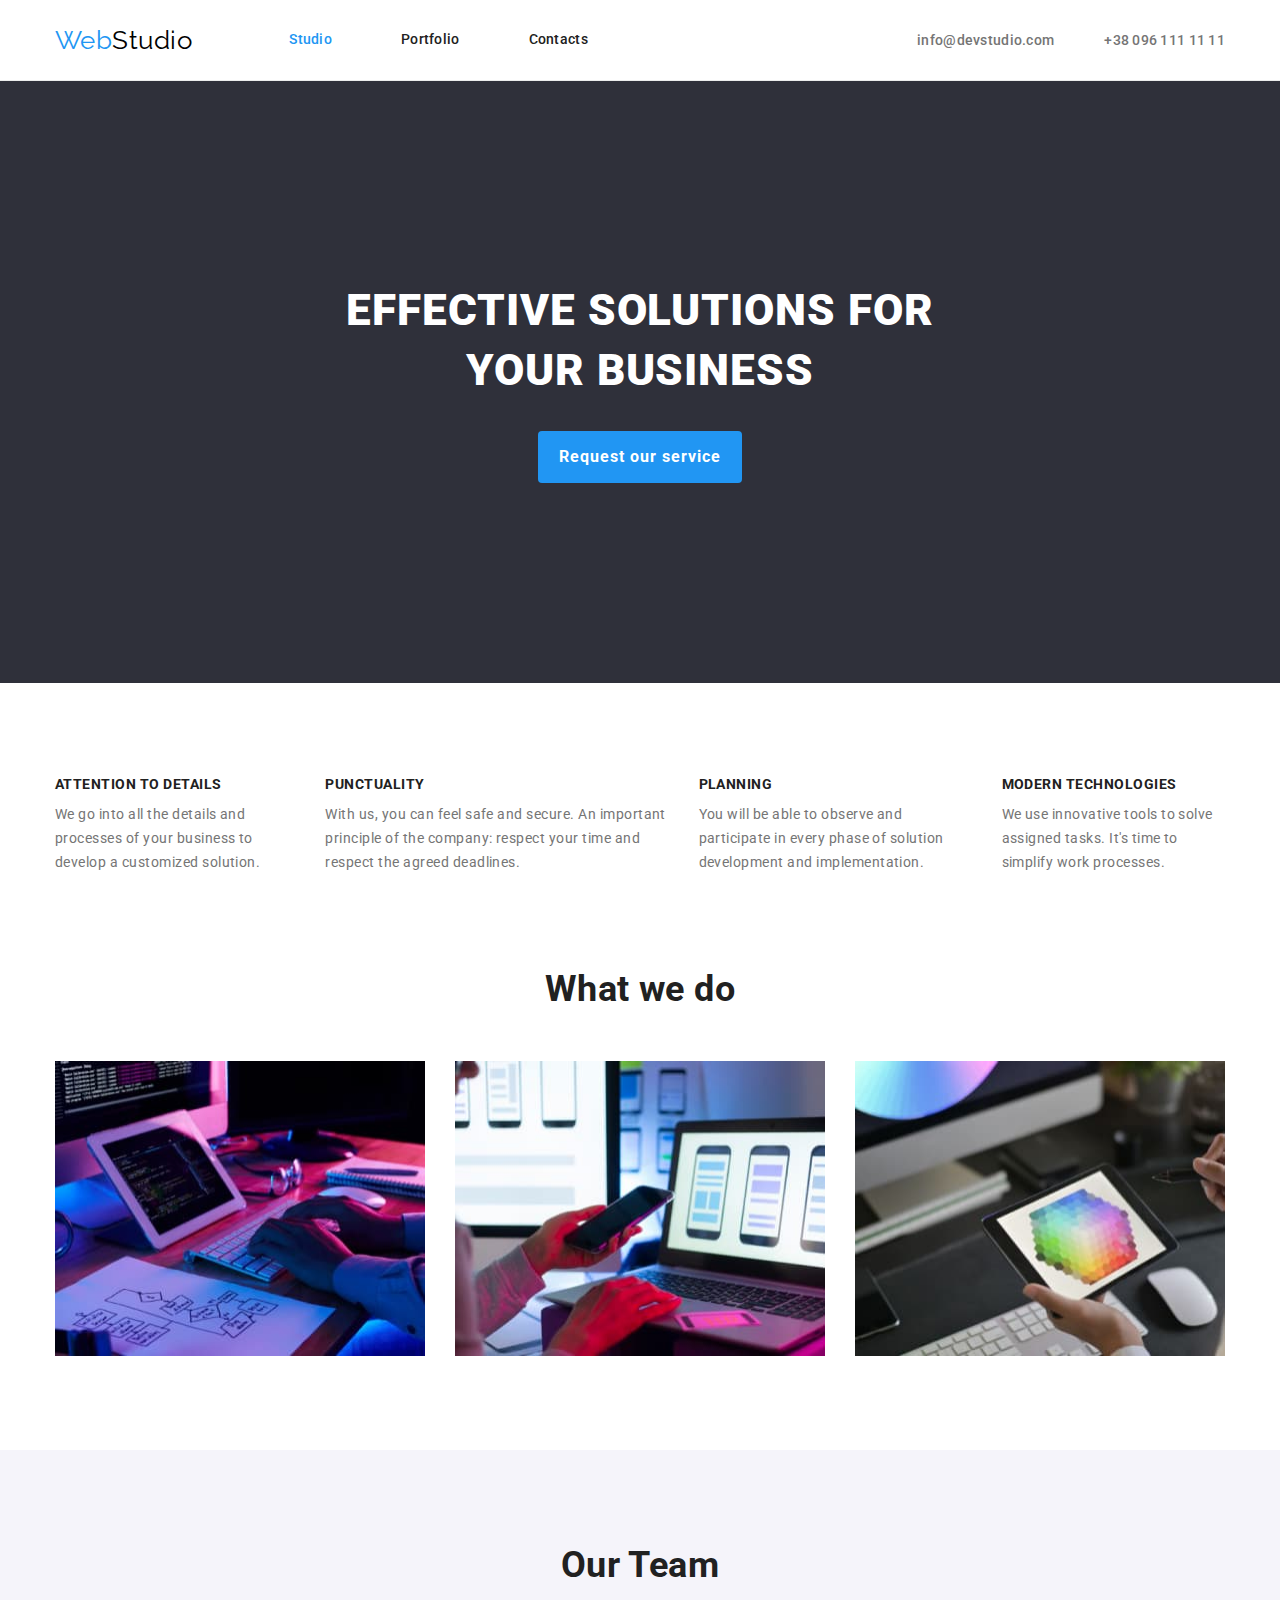
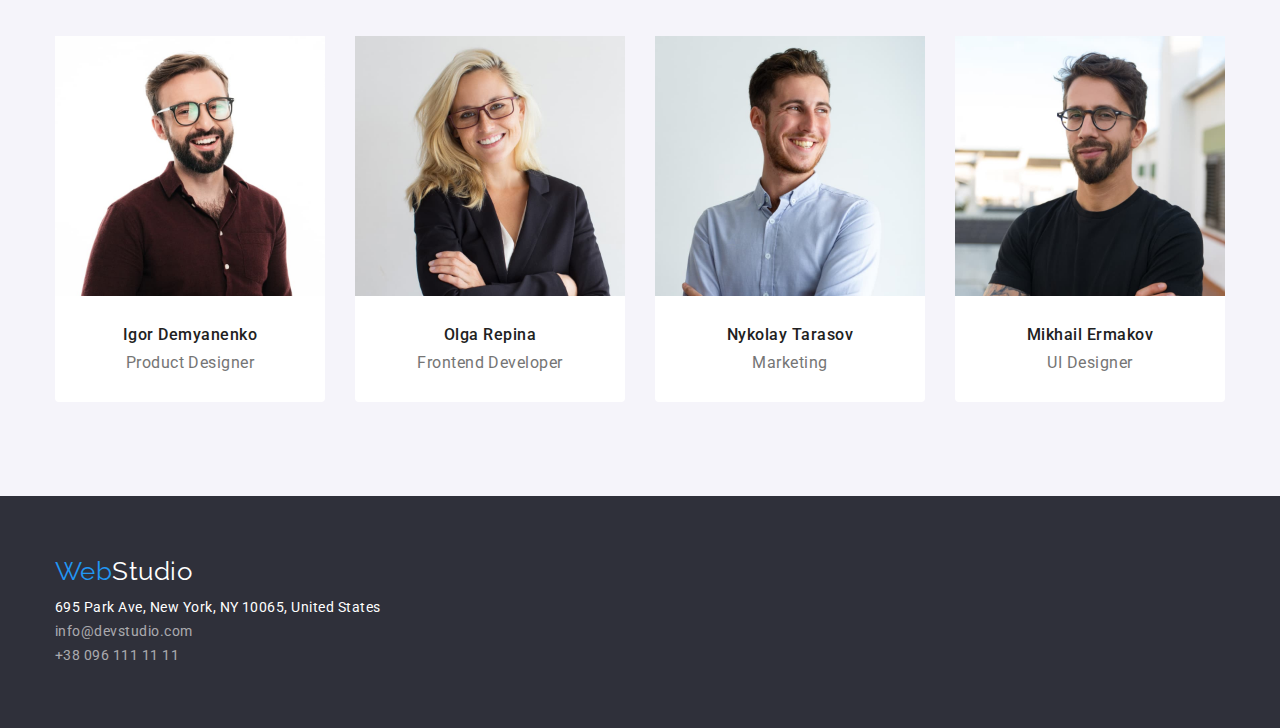
<file: index.html>
<!DOCTYPE html>
<html lang="en">
  <head>
    <meta charset="UTF-8" />
    <meta http-equiv="X-UA-Compatible" content="IE=edge" />
    <meta name="viewport" content="width=device-width, initial-scale=1.0" />
    <title>Studio</title>
    <link rel="preconnect" href="https://fonts.googleapis.com" />
    <link rel="preconnect" href="https://fonts.gstatic.com" crossorigin />
    <link rel="preconnect" href="https://fonts.googleapis.com" />
    <link rel="preconnect" href="https://fonts.gstatic.com" crossorigin />
    <link
      href="https://fonts.googleapis.com/css2?family=Raleway:wght@700&family=Roboto:wght@400;500;700;900&display=swap"
      rel="stylesheet"
    />
    <link
      rel="stylesheet"
      href="https://cdnjs.cloudflare.com/ajax/libs/modern-normalize/1.1.0/modern-normalize.min.css"
    />
    <link rel="stylesheet" href="./css/styles.css" />
  </head>

  <body class="body">
    <header class="header">
      <div class="conteiner">
        <div class="header-flex">
          <a href="./index.html" class="logo underline-none"
            >Web<span class="second-part">Studio</span></a
          >
          <!-- Main navigation -->
          <nav>
            <ul class="header-nav">
              <li class="item bullet-none">
                <a
                  href="./index.html"
                  class="nav-item-link underline-none accented-link current"
                  >Studio</a
                >
              </li>
              <li class="item bullet-none">
                <a
                  href="./portfolio.html"
                  class="nav-item-link underline-none accented-link"
                  >Portfolio</a
                >
              </li>
              <li class="item bullet-none">
                <a href="" class="nav-item-link underline-none accented-link"
                  >Contacts</a
                >
              </li>
            </ul>
          </nav>
          <!-- Contacts -->
          <ul class="header-auth">
            <li class="item bullet-none">
              <a
                href="mailto:info@devstudio.com"
                class="auth-item-link underline-none accented-link"
                >info@devstudio.com</a
              >
            </li>
            <li class="item bullet-none">
              <a
                href="tel:+380961111111"
                class="auth-item-link underline-none accented-link"
                >+38 096 111 11 11</a
              >
            </li>
          </ul>
        </div>
      </div>
    </header>
    <main>
      <!-- Hero -->
      <section class="hero">
        <h1 class="hero-caption">Effective solutions for your business</h1>
        <button type="button" class="hero-btn cursor-pointer border">
          Request our service
        </button>
      </section>
      <!-- Our principles -->
      <section class="our-principles section">
        <div class="conteiner">
          <h2 class="visually-hidden">Our principles</h2>
          <ul class="principles">
            <li class="item bullet-none">
              <h3 class="principle">Attention to details</h3>
              <p class="principles-text">
                We go into all the details and processes of your business to
                develop a customized solution.
              </p>
            </li>
            <li class="item bullet-none">
              <h3 class="principle">Punctuality</h3>
              <p class="principles-text">
                With us, you can feel safe and secure. An important principle of
                the company: respect your time and respect the agreed deadlines.
              </p>
            </li>
            <li class="item bullet-none">
              <h3 class="principle">Planning</h3>
              <p class="principles-text">
                You will be able to observe and participate in every phase of
                solution development and implementation.
              </p>
            </li>
            <li class="item bullet-none">
              <h3 class="principle">Modern technologies</h3>
              <p class="principles-text">
                We use innovative tools to solve assigned tasks. It's time to
                simplify work processes.
              </p>
            </li>
          </ul>
        </div>
      </section>
      <!-- What we do -->
      <section class="what-we-do section">
        <div class="conteiner">
          <h2 class="section-caption">What we do</h2>
          <ul class="what-we-list">
            <li class="item bullet-none">
              <img
                src="./images/what-we-do-img-1.jpg"
                alt="Developing a desktop application"
                width="370"
                height="295"
              />
            </li>
            <li class="item bullet-none">
              <img
                src="./images/what-we-do-img-2.jpg"
                alt="Developing a mobile application"
                width="370"
                height="295"
              />
            </li>
            <li class="item bullet-none">
              <img
                src="./images/what-we-do-img-3.jpg"
                alt="Designing solutions"
                width="370"
                height="295"
              />
            </li>
          </ul>
        </div>
      </section>
      <!-- Our team -->
      <section class="our-team-section section">
        <div class="conteiner">
          <h2 class="section-caption">Our Team</h2>
          <ul class="our-team-list">
            <li class="item bullet-none">
              <img
                src="./images/photo_product_designer.jpg"
                alt="photo of Product Designer"
                width="270"
                height="260"
                class="our-team-img"
              />
              <div class="content">
                <h3 class="our-team-name">Igor Demyanenko</h3>
                <p class="our-team-profession">Product Designer</p>
              </div>
            </li>
            <li class="item bullet-none">
              <img
                src="./images/photo_frontend_developer.jpg"
                alt="photo of Frontend Developer"
                width="270"
                height="260"
                class="our-team-img"
              />
              <div class="content">
                <h3 class="our-team-name">Olga Repina</h3>
                <p class="our-team-profession">Frontend Developer</p>
              </div>
            </li>
            <li class="item bullet-none">
              <img
                src="./images/photo_marketing.jpg"
                alt="photo of Marketing"
                width="270"
                height="260"
                class="our-team-img"
              />
              <div class="content">
                <h3 class="our-team-name">Nykolay Tarasov</h3>
                <p class="our-team-profession">Marketing</p>
              </div>
            </li>
            <li class="item bullet-none">
              <img
                src="./images/photo_ui-designer.jpg"
                alt="photo of UI Designer"
                width="270"
                height="260"
                class="our-team-img"
              />
              <div class="content">
                <h3 class="our-team-name">Mikhail Ermakov</h3>
                <p class="our-team-profession">UI Designer</p>
              </div>
            </li>
          </ul>
        </div>
      </section>
    </main>
    <footer class="footer">
      <div class="conteiner">
        <a href="./index.html" class="logo underline-none"
          >Web<span class="second-part">Studio</span></a
        >
        <address>
          <ul>
            <li class="bullet-none">
              <a
                href="https://goo.gl/maps/aahknYtZeA2rG4zX6"
                target="_blank"
                rel="noopener noreferrer"
                class="footer-address underline-none accented-link"
                >695 Park Ave, New York, NY 10065, United States</a
              >
            </li>
            <li class="bullet-none">
              <a
                href="mailto:info@devstudio.com"
                class="footer-contacts underline-none accented-link"
                >info@devstudio.com</a
              >
            </li>
            <li class="bullet-none">
              <a
                href="tel:+380961111111"
                class="footer-contacts underline-none accented-link"
                >+38 096 111 11 11</a
              >
            </li>
          </ul>
        </address>
      </div>
    </footer>
  </body>
</html>
</file>
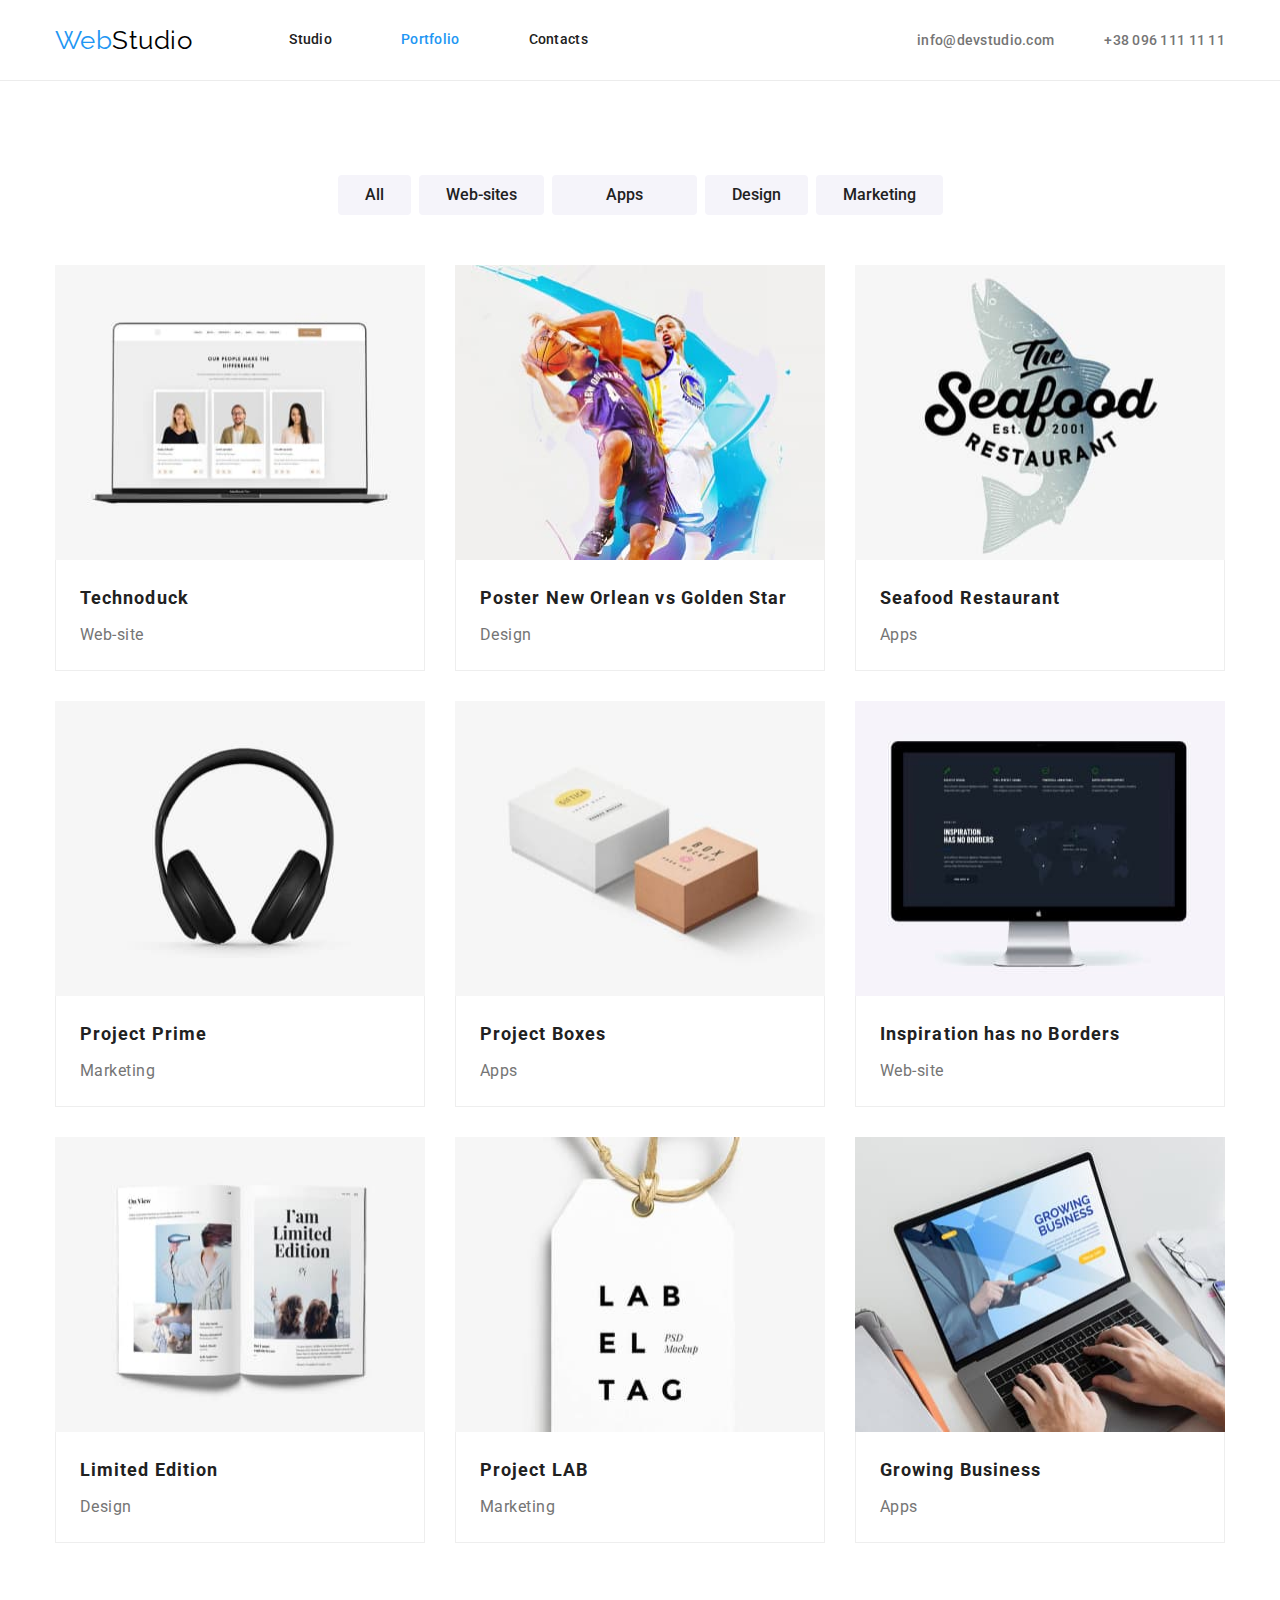
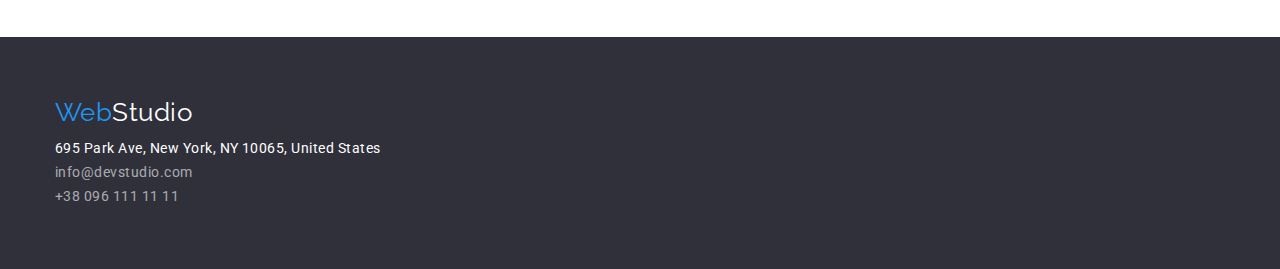
<file: portfolio.html>
<!DOCTYPE html>
<html lang="en">
  <head>
    <meta charset="UTF-8" />
    <meta http-equiv="X-UA-Compatible" content="IE=edge" />
    <meta name="viewport" content="width=device-width, initial-scale=1.0" />
    <title>Studio</title>
    <link rel="preconnect" href="https://fonts.googleapis.com" />
    <link rel="preconnect" href="https://fonts.gstatic.com" crossorigin />
    <link rel="preconnect" href="https://fonts.googleapis.com" />
    <link rel="preconnect" href="https://fonts.gstatic.com" crossorigin />
    <link
      href="https://fonts.googleapis.com/css2?family=Raleway:wght@700&family=Roboto:wght@400;500;700;900&display=swap"
      rel="stylesheet"
    />
    <link
      rel="stylesheet"
      href="https://cdnjs.cloudflare.com/ajax/libs/modern-normalize/1.1.0/modern-normalize.min.css"
    />
    <link rel="stylesheet" href="./css/styles.css" />
  </head>

  <body class="body">
    <header class="header">
      <div class="conteiner">
        <div class="header-flex">
          <a href="./index.html" class="logo underline-none"
            >Web<span class="second-part">Studio</span></a
          >
          <!-- Main navigation -->
          <nav>
            <ul class="header-nav">
              <li class="item bullet-none">
                <a
                  href="./index.html"
                  class="nav-item-link underline-none accented-link"
                  >Studio</a
                >
              </li>
              <li class="item bullet-none">
                <a
                  href="./portfolio.html"
                  class="nav-item-link underline-none accented-link current"
                  >Portfolio</a
                >
              </li>
              <li class="item bullet-none">
                <a href="" class="nav-item-link underline-none accented-link"
                  >Contacts</a
                >
              </li>
            </ul>
          </nav>
          <!-- Contacts -->
          <ul class="header-auth">
            <li class="item bullet-none">
              <a
                href="mailto:info@devstudio.com"
                class="auth-item-link underline-none accented-link"
                >info@devstudio.com</a
              >
            </li>
            <li class="item bullet-none">
              <a
                href="tel:+380961111111"
                class="auth-item-link underline-none accented-link"
                >+38 096 111 11 11</a
              >
            </li>
          </ul>
        </div>
      </div>
    </header>
    <main>
      <section class="projects-examples section">
        <div class="conteiner">
          <h1 class="visually-hidden">Portfolio</h1>
          <ul class="btns-list">
            <li class="item bullet-none">
              <button type="button" class="btn cursor-pointer border">
                All
              </button>
            </li>
            <li class="item bullet-none">
              <button type="button" class="btn cursor-pointer border">
                Web-sites
              </button>
            </li>
            <li class="item bullet-none">
              <button type="button" class="btn cursor-pointer border">
                Apps
              </button>
            </li>
            <li class="item bullet-none">
              <button type="button" class="btn cursor-pointer border">
                Design
              </button>
            </li>
            <li class="item bullet-none">
              <button type="button" class="btn cursor-pointer border">
                Marketing
              </button>
            </li>
          </ul>
          <ul class="projects-list">
            <li class="item bullet-none">
              <img
                src="./images/Portfolio/technoduck.jpg"
                alt="Open web-site"
                width="370"
                height="295"
                class="project-img"
              />
              <div class="content">
                <h2 class="project-name">Technoduck</h2>
                <p class="project-type">Web-site</p>
              </div>
            </li>
            <li class="item bullet-none">
              <img
                src="./images/Portfolio/poster-star.jpg"
                alt="Poster"
                width="370"
                height="295"
                class="project-img"
              />
              <div class="content">
                <h2 class="project-name">Poster New Orlean vs Golden Star</h2>
                <p class="project-type">Design</p>
              </div>
            </li>
            <li class="item bullet-none">
              <img
                src="./images/Portfolio/seafood-restaurant.jpg"
                alt="Restaurant logo"
                width="370"
                height="295"
                class="project-img"
              />
              <div class="content">
                <h2 class="project-name">Seafood Restaurant</h2>
                <p class="project-type">Apps</p>
              </div>
            </li>
            <li class="item bullet-none">
              <img
                src="./images/Portfolio/project-prime.jpg"
                alt="Headphones"
                width="370"
                height="295"
                class="project-img"
              />
              <div class="content">
                <h2 class="project-name">Project Prime</h2>
                <p class="project-type">Marketing</p>
              </div>
            </li>
            <li class="item bullet-none">
              <img
                src="./images/Portfolio/project-boxes.jpg"
                alt="Boxes"
                width="370"
                height="295"
                class="project-img"
              />
              <div class="content">
                <h2 class="project-name">Project Boxes</h2>
                <p class="project-type">Apps</p>
              </div>
            </li>
            <li class="item bullet-none">
              <img
                src="./images/Portfolio/inspiration.jpg"
                alt="Open web-site"
                width="370"
                height="295"
                class="project-img"
              />
              <div class="content">
                <h2 class="project-name">Inspiration has no Borders</h2>
                <p class="project-type">Web-site</p>
              </div>
            </li>
            <li class="item bullet-none">
              <img
                src="./images/Portfolio/limited-edition.jpg"
                alt="Book"
                width="370"
                height="295"
                class="project-img"
              />
              <div class="content">
                <h2 class="project-name">Limited Edition</h2>
                <p class="project-type">Design</p>
              </div>
            </li>
            <li class="item bullet-none">
              <img
                src="./images/Portfolio/project-lab.jpg"
                alt="Tag"
                width="370"
                height="295"
                class="project-img"
              />
              <div class="content">
                <h2 class="project-name">Project LAB</h2>
                <p class="project-type">Marketing</p>
              </div>
            </li>
            <li class="item bullet-none">
              <img
                src="./images/Portfolio/growing-business.jpg"
                alt="Open app"
                width="370"
                height="295"
                class="project-img"
              />
              <div class="content">
                <h2 class="project-name">Growing Business</h2>
                <p class="project-type">Apps</p>
              </div>
            </li>
          </ul>
        </div>
      </section>
    </main>
    <footer class="footer">
      <div class="conteiner">
        <a href="./index.html" class="logo underline-none"
          >Web<span class="second-part">Studio</span></a
        >
        <address>
          <ul>
            <li class="bullet-none">
              <a
                href="https://goo.gl/maps/aahknYtZeA2rG4zX6"
                target="_blank"
                rel="noopener noreferrer"
                class="footer-address underline-none accented-link"
                >695 Park Ave, New York, NY 10065, United States</a
              >
            </li>
            <li class="bullet-none">
              <a
                href="mailto:info@devstudio.com"
                class="footer-contacts underline-none accented-link"
                >info@devstudio.com</a
              >
            </li>
            <li class="bullet-none">
              <a
                href="tel:+380961111111"
                class="footer-contacts underline-none accented-link"
                >+38 096 111 11 11</a
              >
            </li>
          </ul>
        </address>
      </div>
    </footer>
  </body>
</html>
</file>
<file: css/styles.css>
/* Variables */
:root {
  --primary-pages-color: #ffffff;
  --secondary-pages-color: #f5f4fa;
  --third-pages-color: #2f303a;
  --heads-color: #212121;
  --primary-texts-color: #757575;
  --secondary-texts-color: #ffffff;
  --accent-color: #2196f3;
}

/* Common */
.body {
  background-color: var(--primary-pages-color);
  font-family: Roboto, sans-serif;
  letter-spacing: 0.03em;
}

.underline-none {
  text-decoration: none;
}

.bullet-none {
  list-style-type: none;
}

.cursor-pointer {
  cursor: pointer;
}

h1,
h2,
h3,
h4,
h5,
h6,
p,
ul {
  margin: 0;
}

ul {
  padding-left: 0;
}

img {
  display: block;
}

.section {
  padding-top: 94px;
  padding-bottom: 94px;
}

.conteiner {
  padding-left: 15px;
  padding-right: 15px;
  margin-left: auto;
  margin-right: auto;
  width: 1200px;
  /* outline: 2px solid teal; */
}

[class*="btn"].border {
  border: 1px solid transparent;
  border-radius: 4px;
}

.visually-hidden {
  position: absolute;
  white-space: nowrap;
  width: 1px;
  height: 1px;
  overflow: hidden;
  border: 0;
  padding: 0;
  clip: rect(0 0 0 0);
  clip-path: inset(50%);
  margin: -1px;
}

/* Header */
.header {
  border-bottom: 1px solid #ececec;
}

.logo {
  display: inline-block;

  color: var(--accent-color);
  font-family: "Raleway", sans-serif;
  font-size: 26px;
  line-height: 1.19;
}

.header .logo .second-part{
  color: #000000;
}

.header-flex {
  display: flex;
  align-items: center;
}

.header-nav {
  margin-left: 97px;
  display: flex;
}

.header-nav .item + .item {
  margin-left: 69px;
}

.header-nav .nav-item-link {
  padding-top: 32px;
  padding-bottom: 32px;
  display: block;

  color: var(--heads-color);
  font-size: 14px;
  font-weight: 500;
  letter-spacing: 0.02em;
  line-height: 1.14;
}

.header-auth {
  display: flex;
  margin-left: auto;
}

.header-auth .item + .item {
  margin-left: 50px;
}

.header-auth .auth-item-link {
  padding-top: 32px;
  padding-bottom: 32px;

  color: var(--primary-texts-color);
  font-size: 14px;
  font-weight: 500;
  letter-spacing: 0.02em;
  line-height: 1.14;
}

.accented-link:hover,
.accented-link:focus {
  color: var(--accent-color);
}

.header-nav .nav-item-link.current {
  color: var(--accent-color);
}

/* Hero section */
.hero {
  padding: 200px 0;

  background-color: var(--third-pages-color);
  letter-spacing: 0.06em;
  text-align: center;
}

.hero .hero-caption {
  margin: 0 auto;
  margin-bottom: 30px;
  max-width: 700px;

  color: var(--secondary-texts-color);
  text-transform: uppercase;
  font-size: 44px;
  font-weight: 900;
  line-height: 1.36;
}

.hero-btn {
  min-width: 200px;
  padding: 10px 20px;

  color: var(--secondary-texts-color);
  background-color: var(--accent-color);
  font-family: inherit;
  letter-spacing: inherit;
  font-size: 16px;
  font-weight: 700;
  line-height: 1.88;
}

/* Our principles section */
.section-caption {
  margin-bottom: 50px;

  color: var(--heads-color);
  text-align: center;
  font-size: 36px;
  line-height: 1.17;
}

.principles {
  display: flex;
}

.principles .item + .item {
  margin-left: 30px;
}

.principle {
  margin-bottom: 10px;

  color: var(--heads-color);
  text-transform: uppercase;
  font-size: 14px;
  line-height: 1.14;
}

.principles-text {
  color: var(--primary-texts-color);
  font-size: 14px;
  line-height: 1.71;
}

/* What we do */
.what-we-do {
  padding-top: 0;
}

.what-we-list {
  display: flex;
}

.what-we-list .item + .item {
  margin-left: 30px;
}

/* Our team section */
.our-team-section {
  background-color: var(--secondary-pages-color);
}

.our-team-list {
  display: flex;
}

.our-team-section .item {
  border-radius: 0px 0px 4px 4px;
  line-height: 1.14;
  background-color: var(--primary-pages-color);
  text-align: center;
}

.our-team-list .content {
  padding-top: 30px;
  padding-bottom: 30px;
}

.our-team-list .item + .item {
  margin-left: 30px;
}

.our-team-name {
  margin-bottom: 10px;

  color: var(--heads-color);
  font-size: 16px;
  font-weight: 500;
}

.our-team-profession {
  color: var(--primary-texts-color);
  font-size: 16px;
}

/* Projects' examples */
.btns-list {
  margin-bottom: 50px;
  display: flex;
  justify-content: center;
}

.btns-list .item + .item {
  margin-left: 8px;
}

.btn {
  padding: 6px 26px;
  min-width: 73px;

  color: var(--heads-color);
  font-family: inherit;
  background-color: #f5f4fa;
  font-size: 16px;
  font-weight: 500;
  line-height: 1.63;
}

.btns-list .bullet-none:nth-child(3) .btn {
  padding: 6px 53px;
}

.btn:hover,
.btn:focus,
.btn:active {
  color: var(--primary-pages-color);
  background-color: var(--accent-color);
}

/* Projects */

.projects-list {
  display: flex;
  /* margin: -15px -15px; */
  flex-wrap: wrap;
}

.projects-list .item {
  width: calc((100% - 60px) / 3);
  /* margin: 15px 15px; */
}

.projects-list .item:not(:nth-child(3n + 1)) {
  margin-left: 30px;
}

.projects-list .item:not(:nth-last-child(-n + 3)) {
  margin-bottom: 30px;
}

.projects-list .item .content {
  padding-top: 20px;
  padding-bottom: 20px;
  padding-left: 24px;
  border-right: 1px solid #eeeeee;
  border-bottom: 1px solid #eeeeee;
  border-left: 1px solid #eeeeee;
}

.project-name {
  margin-bottom: 4px;

  color: var(--heads-color);
  font-size: 18px;
  letter-spacing: 0.06em;
  line-height: 2;
}

.project-type {
  color: var(--primary-texts-color);
  font-size: 16px;
  line-height: 1.88;
}

/* Footer */
.footer {
  padding: 60px 0;

  background-color: var(--third-pages-color);
}

.footer .logo {
  margin-bottom: 9px;
}

.footer .logo .second-part{
  color: #FFFFFF;
}

.footer-address {
  color: var(--primary-pages-color);
  font-style: normal;
  line-height: 1.71;
  font-size: 14px;
}

.footer-contacts {
  color: rgba(255, 255, 255, 0.6);
  font-style: normal;
  line-height: 1.71;
  font-size: 14px;
}
</file>
